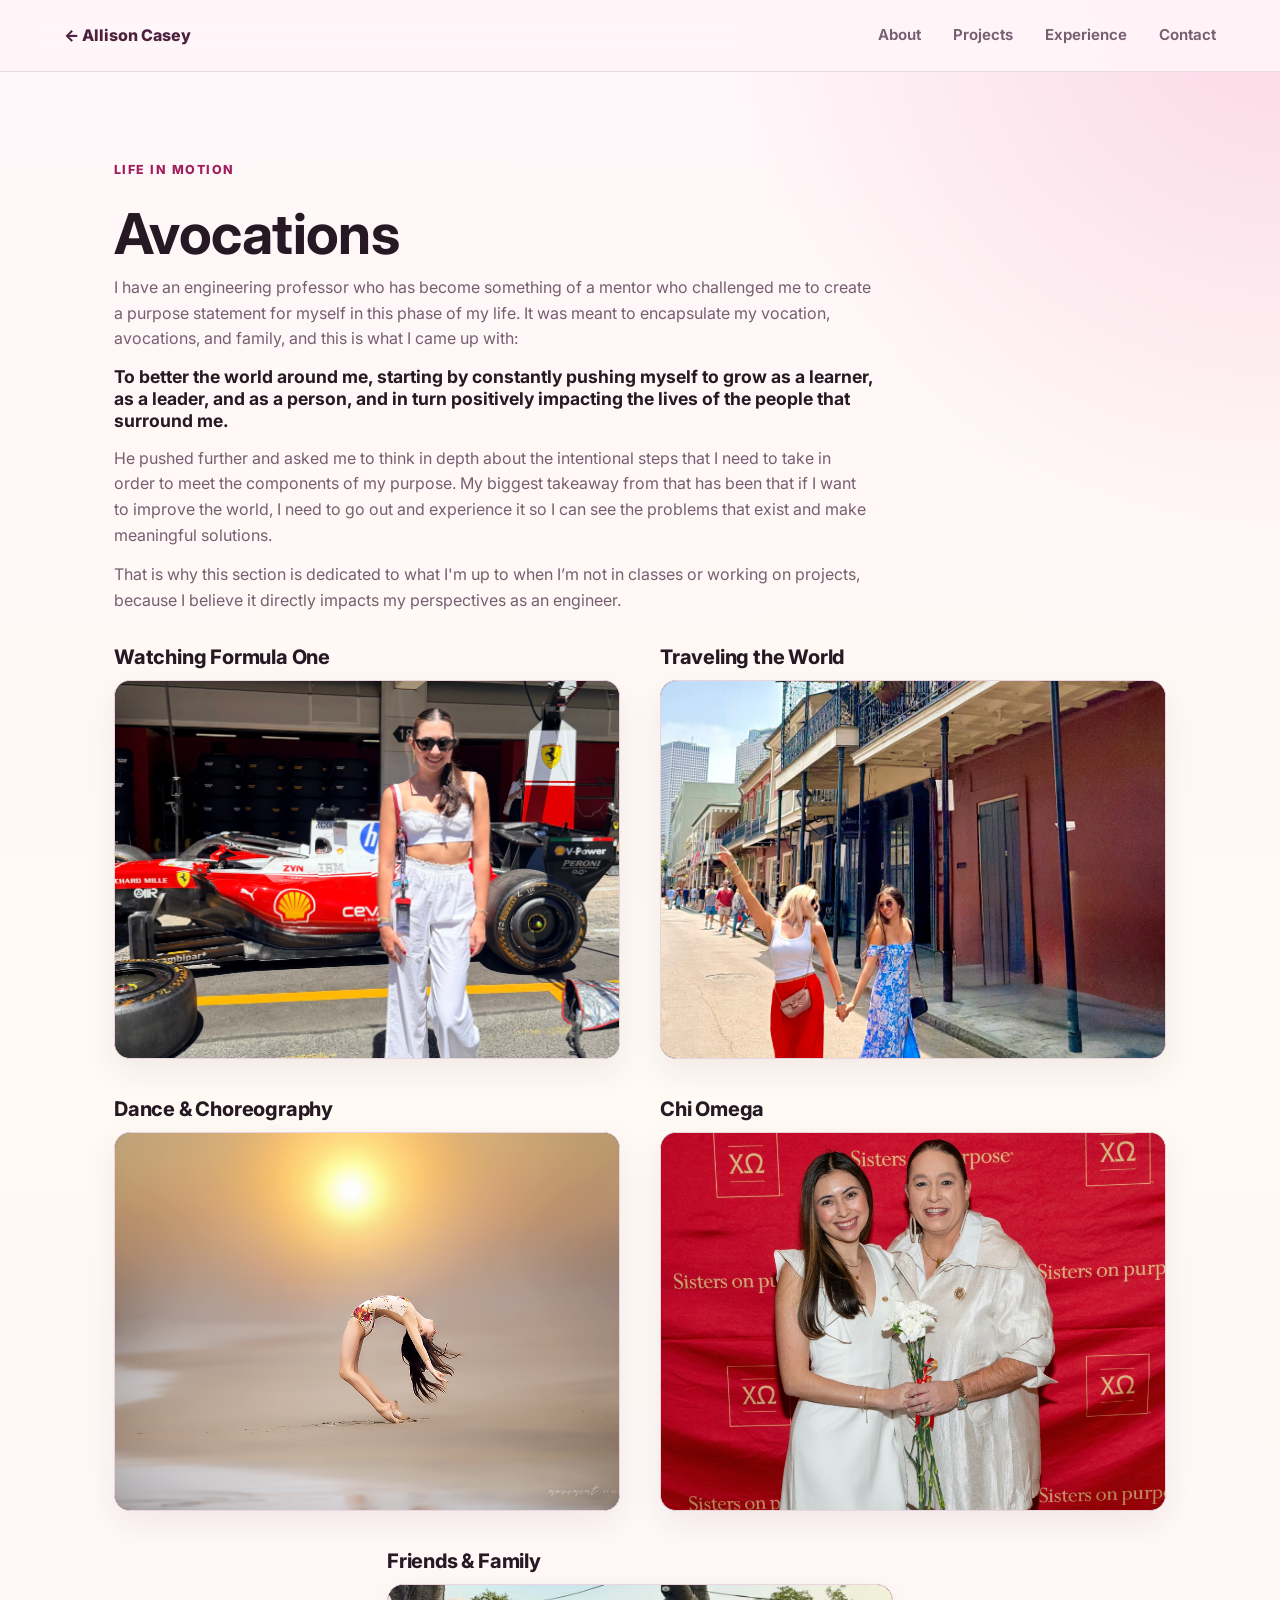
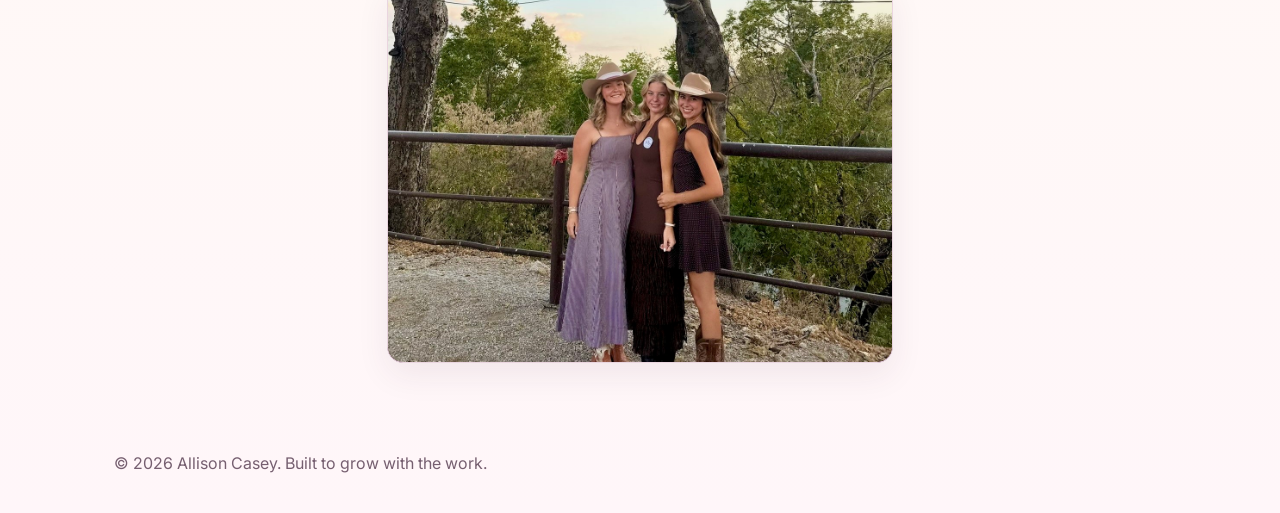
<file: off-duty.html>
<!doctype html>
<html lang="en">
  <head>
    <meta charset="utf-8">
    <meta name="viewport" content="width=device-width, initial-scale=1">
    <title>Life in Motion | Allison Casey</title>
    <link rel="icon" type="image/svg+xml" href="assets/favicon.svg">
    <link rel="preconnect" href="https://fonts.googleapis.com">
    <link rel="preconnect" href="https://fonts.gstatic.com" crossorigin>
    <link
      href="https://fonts.googleapis.com/css2?family=Inter:wght@400;500;600;700;800&display=swap"
      rel="stylesheet"
    >
    <link rel="stylesheet" href="styles.css?v=4">
  </head>
  <body>
    <header class="site-header">
      <a class="brand" href="index.html" aria-label="Back to Allison Casey Portfolio">
        <span>&larr; Allison Casey</span>
      </a>
      <nav class="nav-links" aria-label="Primary navigation">
        <a href="index.html#about">About</a>
        <a href="index.html#projects">Projects</a>
        <a href="index.html#experience">Experience</a>
        <a href="index.html#contact">Contact</a>
      </nav>
    </header>

    <main class="section">
      <div class="section-heading">
        <p class="eyebrow">Life in Motion</p>
        <h1>Avocations</h1>
        <p>
          I have an engineering professor who has become something of a mentor who challenged me to create a purpose statement for myself in this phase of my life. It was meant to encapsulate my vocation, avocations, and family, and this is what I came up with:
        </p>
        <h3>
          To better the world around me, starting by constantly pushing myself to grow as a learner, as a leader, and as a person, and in turn positively impacting the lives of the people that surround me. 
        </h3>
        <p>
He pushed further and asked me to think in depth about the intentional steps that I need to take in order to meet the components of my purpose. My biggest takeaway from that has been that if I want to improve the world, I need to go out and experience it so I can see the problems that exist and make meaningful solutions. 
        </p>
        <p>
          That is why this section is dedicated to what I'm up to when I’m not in classes or working on projects, because I believe it directly impacts my perspectives as an engineer.
        </p>
      </div>

      <!-- 2x2 Understated Tile Grid -->
      <div class="leisure-grid">
        
       <!-- TILE 2: Formula One -->
        <article class="leisure-tile">
          <h2 class="tile-header">Watching Formula One</h2>
          <div class="tile-frame">
            <img src="assets/f1.JPG" alt="Formula One race weekend on the track">
            <div class="tile-overlay">
              <p>
                What other sport demands as much from its engineers as its athletes? Watching the races is thrilling, but the real draw for me is the engineering behind the car. Traveling to two races and speaking with engineers in the garage sparked a deep curiosity for what happens on the backend, from aerodynamic design to real-time data analysis.
              </p>
            </div>
          </div>
        </article>
        
        <!-- TILE 1: Travel -->
        <article class="leisure-tile">
          <h2 class="tile-header">Traveling the World</h2>
          <div class="tile-frame">
            <img src="assets/travel.jpeg" alt="Traveling in New Orleans">
            <div class="tile-overlay">
              <p>
                I love immersing myself in different cultures—so far, I’ve visited five continents and fifteen countries. If you want to win me over, take me somewhere tropical. Right now, French Polynesia and The Netherlands are tied for my favorites.
              </p>
            </div>
          </div>
        </article>
        
        <!-- TILE 4: Dancing -->
        <article class="leisure-tile">
          <h2 class="tile-header">Dance &amp; Choreography</h2>
          <div class="tile-frame">
            <img src="assets/dance.jpg" alt="Dance choreography and performance">
            <div class="tile-overlay">
              <p>
                Growing up as a competitive dancer training 20+ hours a week alongside school taught me discipline, time management, and how to handle rejection. While my twenty-year-old body has officially retired from competing, I spend my "5-9 after my 9-5" time during the summer choreographing routines for my high school dance team to perform at football and basketball games. This has been a good way of getting my fix without breaking my back.
              </p>
            </div>
          </div>
        </article>
        
        <!-- TILE 5: Chi Omega -->
        <article class="leisure-tile">
          <h2 class="tile-header">Chi Omega</h2>
          <div class="tile-frame">
            <img src="assets/chiomega.jpg" alt="Chi Omega chapter leadership and sisterhood">
            <div class="tile-overlay">
              <p>
                One of the best parts of my college experience has been joining Chi Omega. The women I am surrounded with in this chapter pour into one another immensely, and always push me to be a better leader, learner, and friend. I have grown tremendously in my communication skills and leadership through the positions I’ve held in the chapter as a Regional Model Initiate and as the Hospitality Chair.
              </p>
            </div>
          </div>
        </article>

        <!-- TILE 3: Friends & Family -->
        <article class="leisure-tile">
          <h2 class="tile-header">Friends &amp; Family</h2>
          <div class="tile-frame">
            <img src="assets/friends.JPG" alt="Hanging out with friends and family">
            <div class="tile-overlay">
              <p>
                Everyone needs a solid work-life balance, and I’m lucky to have the best people in my corner. Whether we’re having a movie and game night at home, trying a new restaurant, or having a weekend getaway, we’re always up to something fun. They also know that when my "Do Not Disturb" goes on, I mean it—that’s the balance part.
              </p>
            </div>
          </div>
        </article>
        
      </div>
    </main>

    <footer class="site-footer">
      <p>&copy; <span id="year"></span> Allison Casey. Built to grow with the work.</p>
    </footer>

    <script src="script.js"></script>
  </body>
</html>
</file>
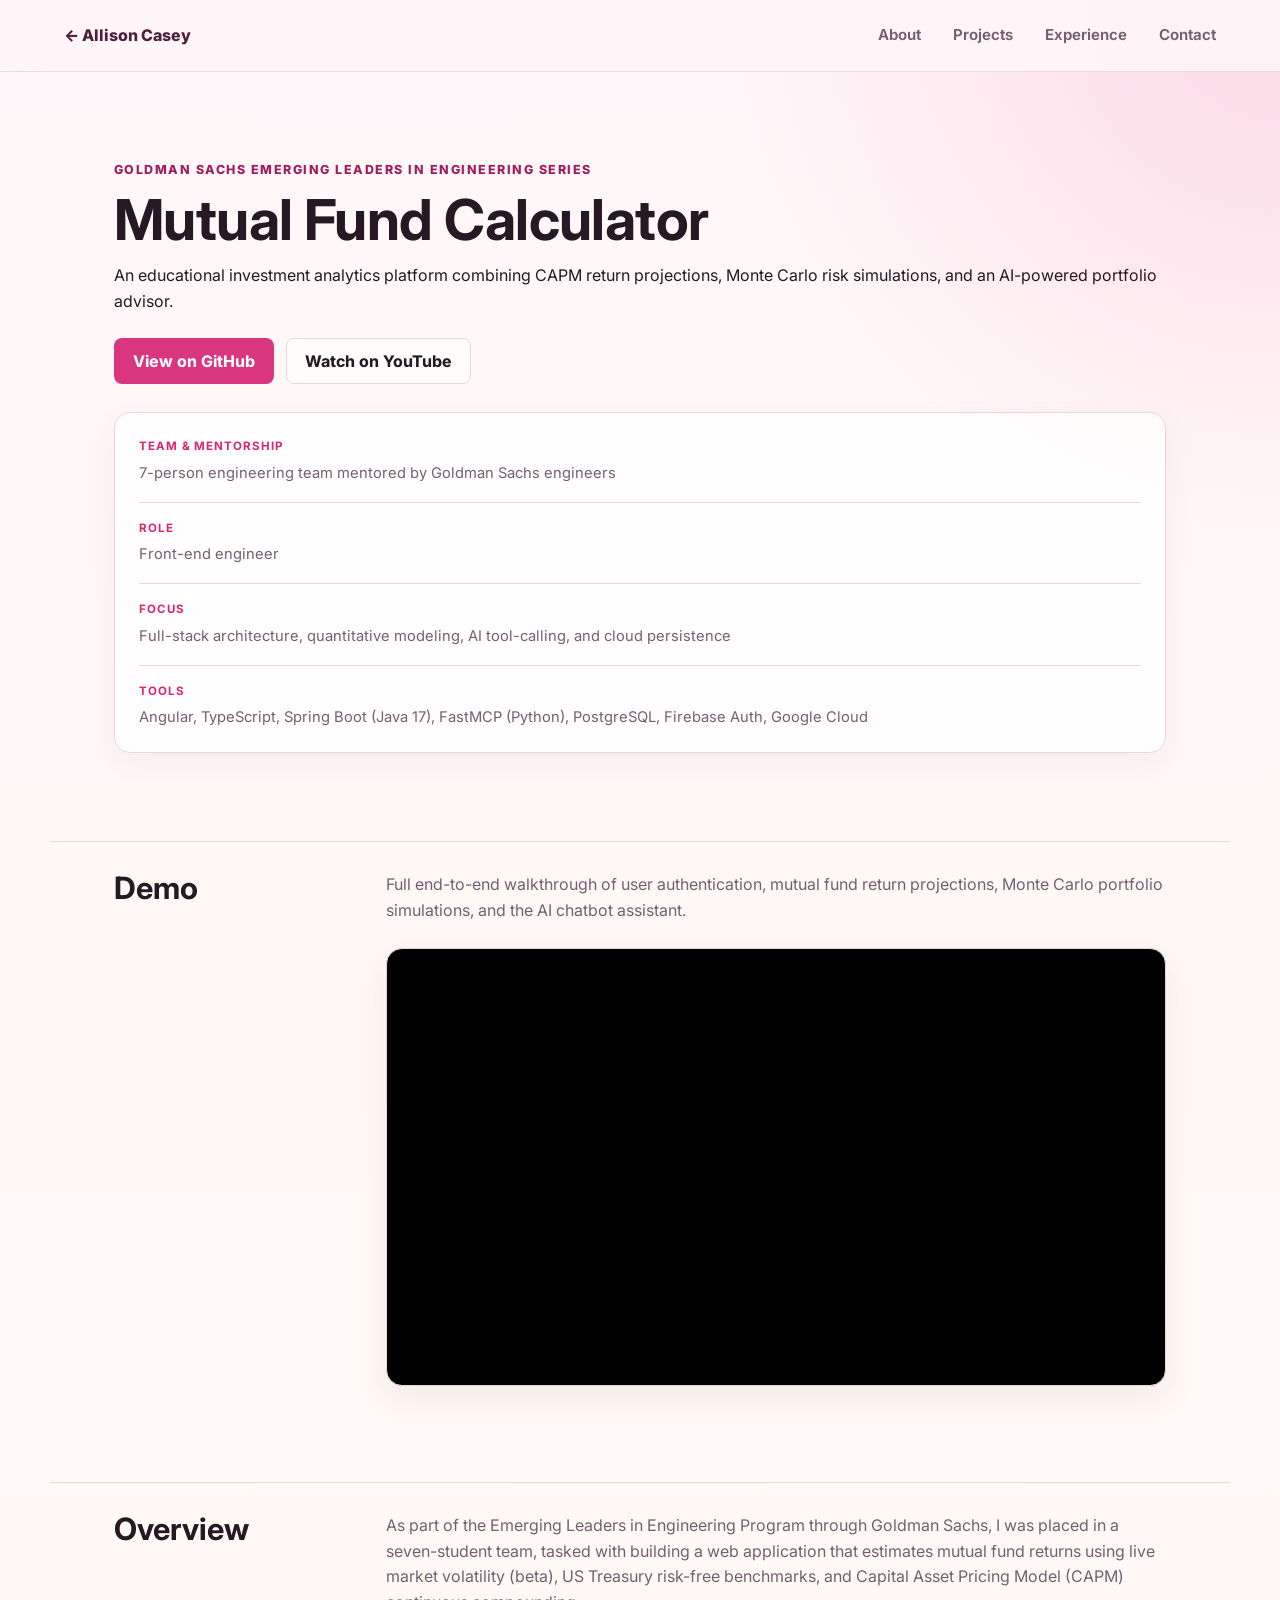
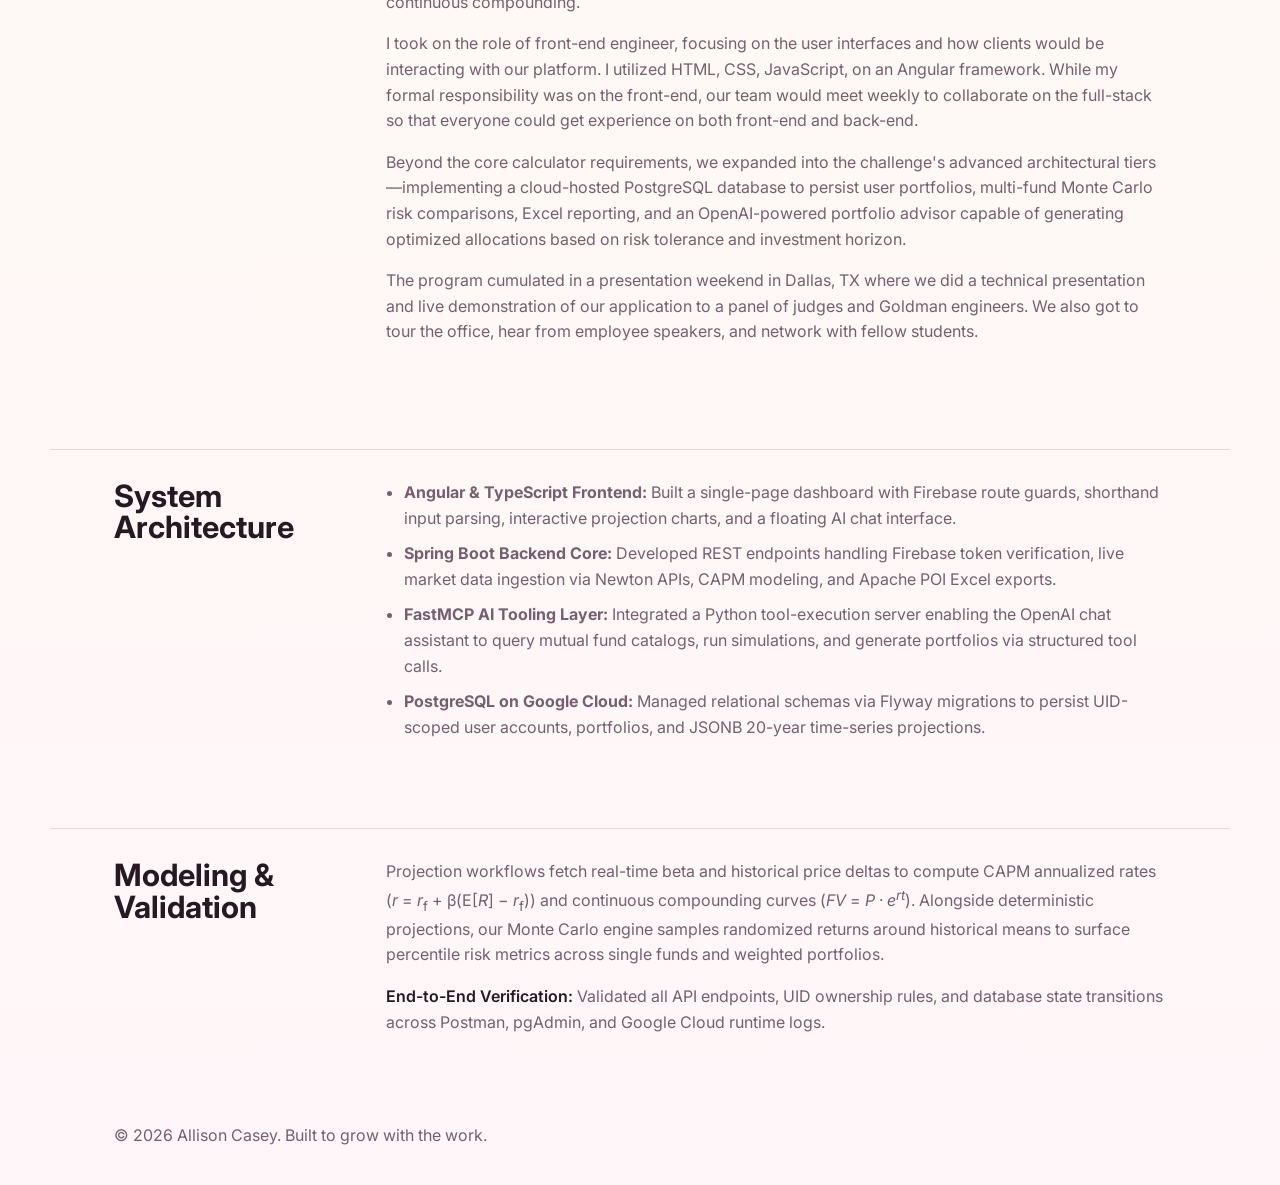
<file: projects/goldman-calculator.html>
<!doctype html>
<html lang="en">
  <head>
    <meta charset="utf-8">
    <meta name="viewport" content="width=device-width, initial-scale=1">
    <title>Goldman Sachs Mutual Fund Calculator | Allison Casey</title>
    <link rel="icon" type="image/svg+xml" href="../assets/favicon.svg">
    <link rel="preconnect" href="https://fonts.googleapis.com">
    <link rel="preconnect" href="https://fonts.gstatic.com" crossorigin>
    <link
      href="https://fonts.googleapis.com/css2?family=Inter:wght@400;500;600;700;800&display=swap"
      rel="stylesheet"
    >
    <link rel="stylesheet" href="../styles.css?v=5">
    <style>
      .video-wrapper {
        position: relative;
        width: 100%;
        aspect-ratio: 16 / 9;
        border-radius: 16px;
        overflow: hidden;
        border: 1px solid var(--line);
        box-shadow: 0 12px 32px rgba(77, 33, 61, 0.08);
        margin: 24px 0 8px;
        background: #000;
      }
      .video-wrapper iframe {
        position: absolute;
        inset: 0;
        width: 100%;
        height: 100%;
        border: 0;
      }
      .hero-btn-group {
        display: flex;
        flex-wrap: wrap;
        gap: 12px;
        margin-top: 24px;
        margin-bottom: 28px;
      }
      /* Differentiated right-hand metadata card */
      .detail-card {
        display: flex;
        flex-direction: column;
        gap: 18px;
        padding: 24px;
        border-radius: 16px;
        background: rgba(255, 255, 255, 0.78);
        border: 1px solid var(--line);
        box-shadow: 0 12px 32px rgba(77, 33, 61, 0.06);
      }
      .detail-card > div + div {
        padding-top: 16px;
        border-top: 1px solid var(--line);
      }
      .detail-label {
        display: block;
        font-size: 0.72rem;
        font-weight: 700;
        letter-spacing: 0.08em;
        text-transform: uppercase;
        color: var(--accent, #d92672);
        margin-bottom: 6px;
      }
      .detail-card p {
        margin: 0;
        font-size: 0.92rem;
        line-height: 1.5;
        color: var(--muted);
      }
      /* Harmonized callout text color */
      .callout-box {
        color: var(--muted);
      }
      .callout-box strong {
        color: var(--ink);
        font-weight: 600;
      }
    </style>
  </head>
  <body>
    <header class="site-header">
      <a class="brand" href="../index.html#projects" aria-label="Back to Allison Casey Projects">
        <span>&larr; Allison Casey</span>
      </a>
      <nav class="nav-links" aria-label="Primary navigation">
        <a href="../index.html#about">About</a>
        <a href="../index.html#projects">Projects</a>
        <a href="../index.html#experience">Experience</a>
        <a href="../index.html#contact">Contact</a>
      </nav>
    </header>

    <main>
      <!-- Top Hero -->
      <section class="section detail-hero">
        <div class="detail-intro">
          <p class="eyebrow">Goldman Sachs Emerging Leaders in Engineering Series</p>
          <h1>Mutual Fund Calculator</h1>
          <p class="lead">
            An educational investment analytics platform combining CAPM return projections, Monte Carlo risk simulations, and an AI-powered portfolio advisor.
          </p>
          <div class="hero-btn-group">
            <a class="button primary" href="https://github.com/ifidone/GS-ELS-Group3" target="_blank" rel="noopener noreferrer">View on GitHub</a>
            <a class="button secondary" href="https://www.youtube.com/watch?v=YFyNY46obnU" target="_blank" rel="noopener noreferrer">Watch on YouTube</a>
          </div>
        </div>

        <aside class="detail-card" aria-label="Project summary">
          <div>
            <span class="detail-label">Team &amp; Mentorship</span>
            <p>7-person engineering team mentored by Goldman Sachs engineers</p>
          </div>
          <div>
            <span class="detail-label">Role</span>
            <p>Front-end engineer</p>
          </div>
          <div>
            <span class="detail-label">Focus</span>
            <p>Full-stack architecture, quantitative modeling, AI tool-calling, and cloud persistence</p>
          </div>
          <div>
            <span class="detail-label">Tools</span>
            <p>Angular, TypeScript, Spring Boot (Java 17), FastMCP (Python), PostgreSQL, Firebase Auth, Google Cloud</p>
          </div>
        </aside>
      </section>

      <!-- Demo Video Section -->
      <section class="section story-section">
        <h2>Demo</h2>
        <div>
          <p>
            Full end-to-end walkthrough of user authentication, mutual fund return projections, Monte Carlo portfolio simulations, and the AI chatbot assistant.
          </p>
          <div class="video-wrapper">
            <iframe
              src="https://www.youtube.com/embed/YFyNY46obnU"
              title="Goldman Sachs Mutual Fund Calculator Demo"
              allow="accelerometer; autoplay; clipboard-write; encrypted-media; gyroscope; picture-in-picture"
              allowfullscreen
            ></iframe>
          </div>
        </div>
      </section>

     <!-- Overview Section -->
      <section class="section story-section">
        <h2>Overview</h2>
        <div>
          <p>
            As part of the Emerging Leaders in Engineering Program through Goldman Sachs, I was placed in a seven-student team, tasked with building a web application that estimates mutual fund returns using live market volatility (beta), US Treasury risk-free benchmarks, and Capital Asset Pricing Model (CAPM) continuous compounding.
          </p>
          <p>
            I took on the role of front-end engineer, focusing on the user interfaces and how clients would be interacting with our platform. I utilized HTML, CSS, JavaScript, on an Angular framework. While my formal responsibility was on the front-end, our team would meet weekly to collaborate on the full-stack so that everyone could get experience on both front-end and back-end.
          </p>
          <p>
            Beyond the core calculator requirements, we expanded into the challenge's advanced architectural tiers—implementing a cloud-hosted PostgreSQL database to persist user portfolios, multi-fund Monte Carlo risk comparisons, Excel reporting, and an OpenAI-powered portfolio advisor capable of generating optimized allocations based on risk tolerance and investment horizon.
          </p>
          <p>
            The program cumulated in a presentation weekend in Dallas, TX where we did a technical presentation and live demonstration of our application to a panel of judges and Goldman engineers. We also got to tour the office, hear from employee speakers, and network with fellow students.
          </p>
        </div>
      </section>

      <!-- System Architecture Section -->
      <section class="section story-section">
        <h2>System Architecture</h2>
        <ul class="impact-list">
          <li>
            <strong>Angular &amp; TypeScript Frontend:</strong> Built a single-page dashboard with Firebase route guards, shorthand input parsing, interactive projection charts, and a floating AI chat interface.
          </li>
          <li>
            <strong>Spring Boot Backend Core:</strong> Developed REST endpoints handling Firebase token verification, live market data ingestion via Newton APIs, CAPM modeling, and Apache POI Excel exports.
          </li>
          <li>
            <strong>FastMCP AI Tooling Layer:</strong> Integrated a Python tool-execution server enabling the OpenAI chat assistant to query mutual fund catalogs, run simulations, and generate portfolios via structured tool calls.
          </li>
          <li>
            <strong>PostgreSQL on Google Cloud:</strong> Managed relational schemas via Flyway migrations to persist UID-scoped user accounts, portfolios, and JSONB 20-year time-series projections.
          </li>
        </ul>
      </section>

      <!-- Quantitative Modeling & Validation Section -->
      <section class="section story-section">
        <h2>Modeling &amp; Validation</h2>
        <div>
          <p>
            Projection workflows fetch real-time beta and historical price deltas to compute CAPM annualized rates (<em>r</em> = <em>r</em><sub>f</sub> + &beta;(E[<em>R</em>] &minus; <em>r</em><sub>f</sub>)) and continuous compounding curves (<em>FV</em> = <em>P</em> &middot; <em>e</em><sup><em>rt</em></sup>). Alongside deterministic projections, our Monte Carlo engine samples randomized returns around historical means to surface percentile risk metrics across single funds and weighted portfolios.
          </p>
          <div class="callout-box">
            <strong>End-to-End Verification:</strong> Validated all API endpoints, UID ownership rules, and database state transitions across Postman, pgAdmin, and Google Cloud runtime logs.
          </div>
        </div>
      </section>
    </main>

    <footer class="site-footer">
      <p>&copy; <span id="year"></span> Allison Casey. Built to grow with the work.</p>
    </footer>

    <script src="../script.js"></script>
  </body>
</html>
</file>
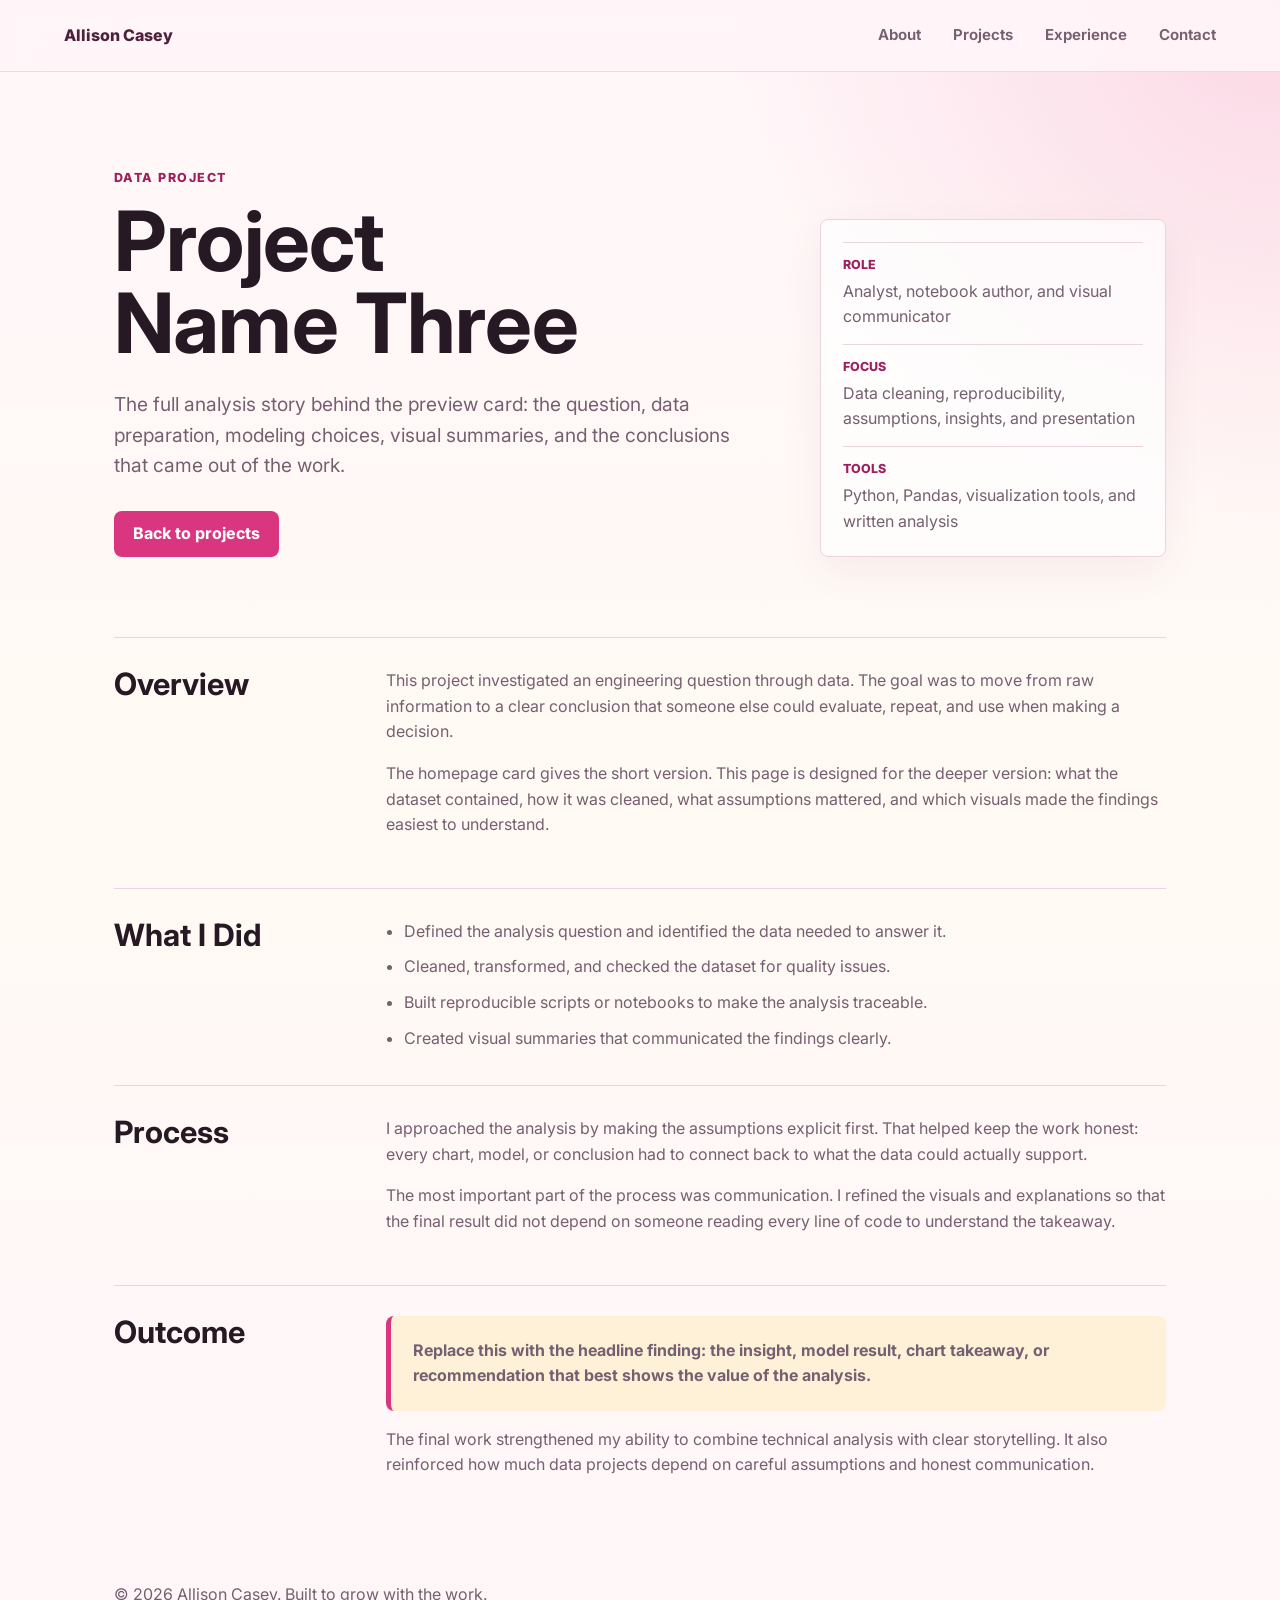
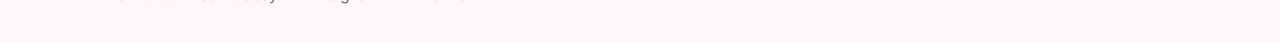
<file: projects/project-three.html>
<!doctype html>
<html lang="en">
  <head>
    <meta charset="utf-8">
    <meta name="viewport" content="width=device-width, initial-scale=1">
    <meta
      name="description"
      content="A deeper project story for Allison Casey's data project, including analysis goals, methods, insights, and communication."
    >
    <title>Project Name Three | Allison Casey</title>
    <link rel="preconnect" href="https://fonts.googleapis.com">
    <link rel="preconnect" href="https://fonts.gstatic.com" crossorigin>
    <link
      href="https://fonts.googleapis.com/css2?family=Inter:wght@400;500;600;700;800&display=swap"
      rel="stylesheet"
    >
    <link rel="stylesheet" href="../styles.css">
  </head>
  <body>
    <header class="site-header">
      <a class="brand" href="../index.html#top" aria-label="Allison Casey home">
        <span>Allison Casey</span>
      </a>
      <nav class="nav-links" aria-label="Primary navigation">
        <a href="../index.html#about">About</a>
        <a href="../index.html#projects">Projects</a>
        <a href="../index.html#experience">Experience</a>
        <a href="../index.html#contact">Contact</a>
      </nav>
    </header>

    <main>
      <section class="project-detail-hero" aria-labelledby="project-title">
        <div>
          <p class="eyebrow">Data project</p>
          <h1 id="project-title">Project Name Three</h1>
          <p class="hero-text">
            The full analysis story behind the preview card: the question, data preparation,
            modeling choices, visual summaries, and the conclusions that came out of the work.
          </p>
          <div class="hero-actions">
            <a class="button primary" href="../index.html#projects">Back to projects</a>
          </div>
        </div>
        <aside class="project-summary" aria-label="Project summary">
          <dl>
            <div>
              <dt>Role</dt>
              <dd>Analyst, notebook author, and visual communicator</dd>
            </div>
            <div>
              <dt>Focus</dt>
              <dd>Data cleaning, reproducibility, assumptions, insights, and presentation</dd>
            </div>
            <div>
              <dt>Tools</dt>
              <dd>Python, Pandas, visualization tools, and written analysis</dd>
            </div>
          </dl>
        </aside>
      </section>

      <article class="project-story">
        <section class="story-section">
          <h2>Overview</h2>
          <div>
            <p>
              This project investigated an engineering question through data. The goal was to move
              from raw information to a clear conclusion that someone else could evaluate, repeat,
              and use when making a decision.
            </p>
            <p>
              The homepage card gives the short version. This page is designed for the deeper
              version: what the dataset contained, how it was cleaned, what assumptions mattered,
              and which visuals made the findings easiest to understand.
            </p>
          </div>
        </section>

        <section class="story-section">
          <h2>What I Did</h2>
          <div>
            <ul>
              <li>Defined the analysis question and identified the data needed to answer it.</li>
              <li>Cleaned, transformed, and checked the dataset for quality issues.</li>
              <li>Built reproducible scripts or notebooks to make the analysis traceable.</li>
              <li>Created visual summaries that communicated the findings clearly.</li>
            </ul>
          </div>
        </section>

        <section class="story-section">
          <h2>Process</h2>
          <div>
            <p>
              I approached the analysis by making the assumptions explicit first. That helped keep
              the work honest: every chart, model, or conclusion had to connect back to what the
              data could actually support.
            </p>
            <p>
              The most important part of the process was communication. I refined the visuals and
              explanations so that the final result did not depend on someone reading every line of
              code to understand the takeaway.
            </p>
          </div>
        </section>

        <section class="story-section">
          <h2>Outcome</h2>
          <div>
            <p class="story-callout">
              Replace this with the headline finding: the insight, model result, chart takeaway, or
              recommendation that best shows the value of the analysis.
            </p>
            <p>
              The final work strengthened my ability to combine technical analysis with clear
              storytelling. It also reinforced how much data projects depend on careful assumptions
              and honest communication.
            </p>
          </div>
        </section>
      </article>
    </main>

    <footer class="site-footer">
      <p>&copy; <span id="year"></span> Allison Casey. Built to grow with the work.</p>
    </footer>

    <script src="../script.js"></script>
  </body>
</html>
</file>
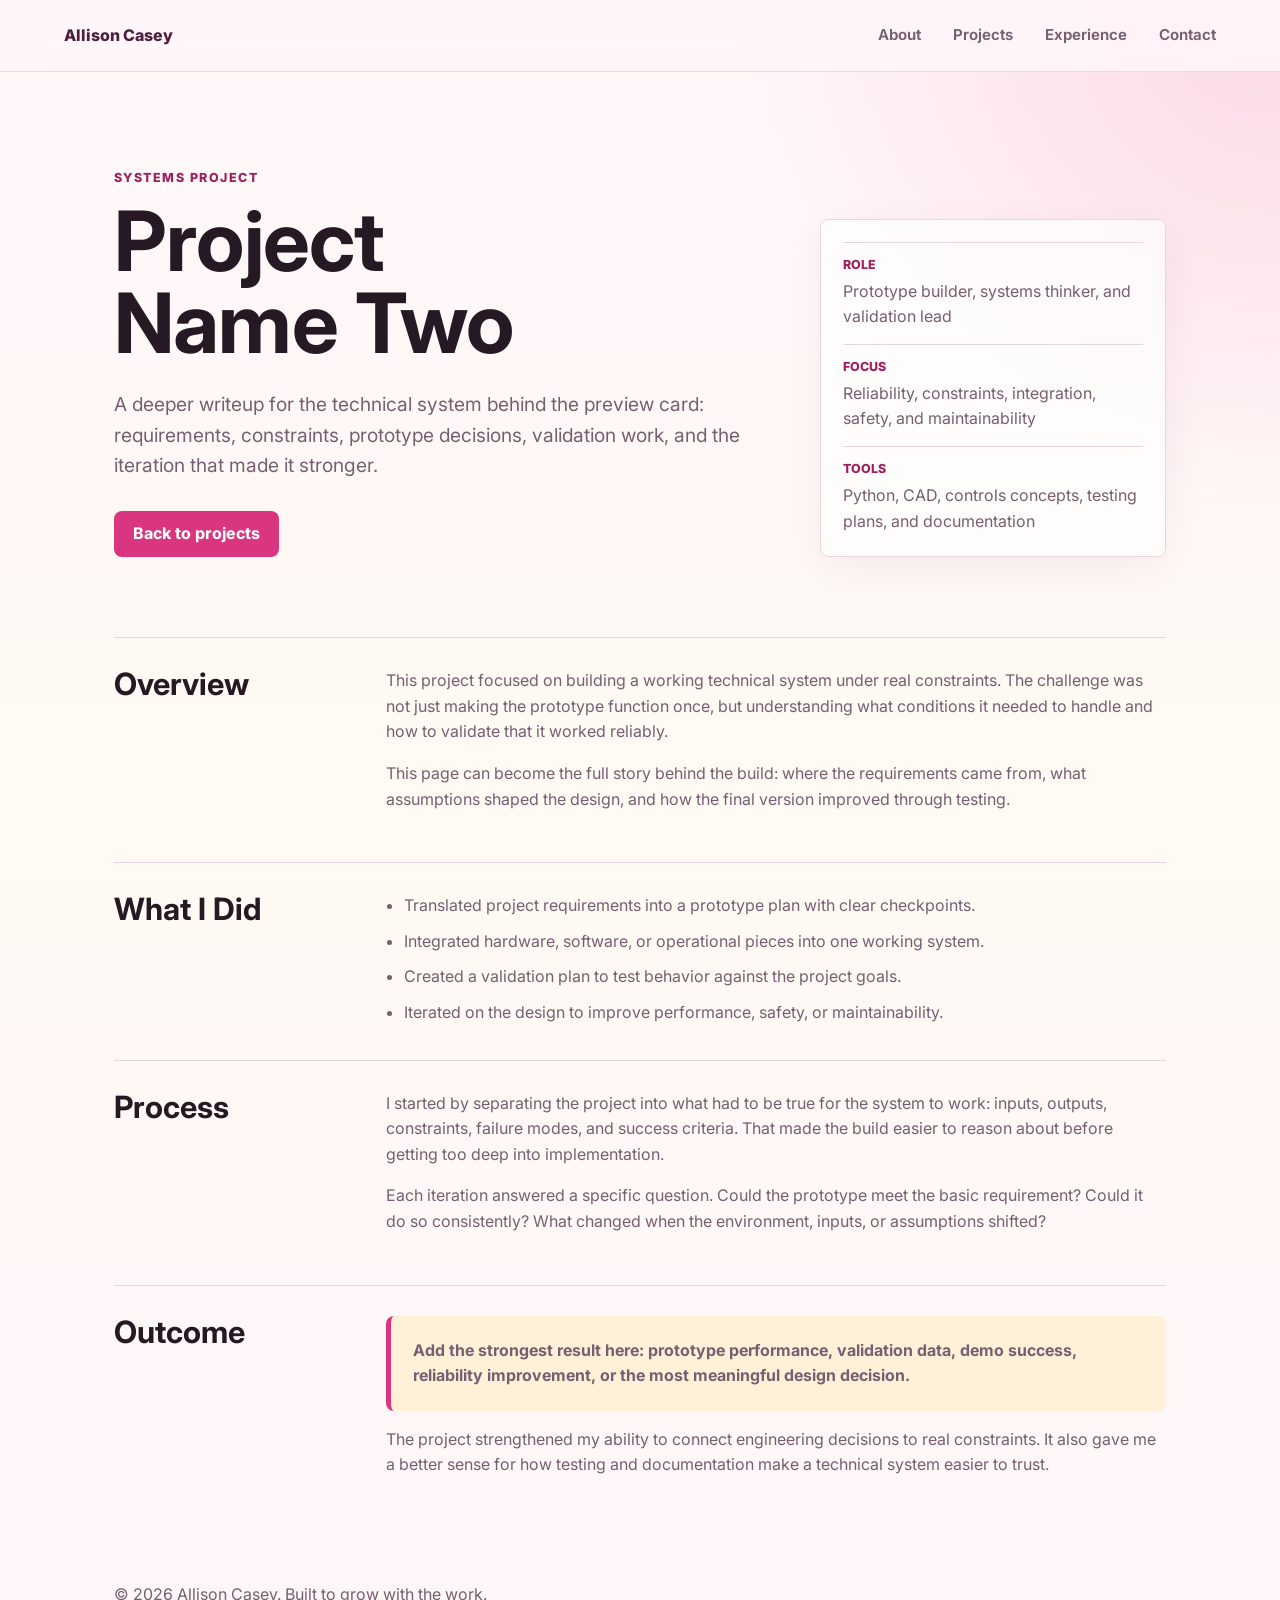
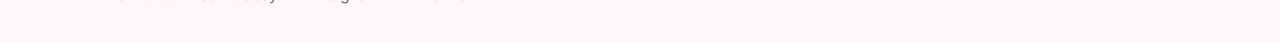
<file: projects/project-two.html>
<!doctype html>
<html lang="en">
  <head>
    <meta charset="utf-8">
    <meta name="viewport" content="width=device-width, initial-scale=1">
    <meta
      name="description"
      content="A deeper project story for Allison Casey's systems project, including constraints, prototype work, validation, and iteration."
    >
    <title>Project Name Two | Allison Casey</title>
    <link rel="preconnect" href="https://fonts.googleapis.com">
    <link rel="preconnect" href="https://fonts.gstatic.com" crossorigin>
    <link
      href="https://fonts.googleapis.com/css2?family=Inter:wght@400;500;600;700;800&display=swap"
      rel="stylesheet"
    >
    <link rel="stylesheet" href="../styles.css">
  </head>
  <body>
    <header class="site-header">
      <a class="brand" href="../index.html#top" aria-label="Allison Casey home">
        <span>Allison Casey</span>
      </a>
      <nav class="nav-links" aria-label="Primary navigation">
        <a href="../index.html#about">About</a>
        <a href="../index.html#projects">Projects</a>
        <a href="../index.html#experience">Experience</a>
        <a href="../index.html#contact">Contact</a>
      </nav>
    </header>

    <main>
      <section class="project-detail-hero" aria-labelledby="project-title">
        <div>
          <p class="eyebrow">Systems project</p>
          <h1 id="project-title">Project Name Two</h1>
          <p class="hero-text">
            A deeper writeup for the technical system behind the preview card: requirements,
            constraints, prototype decisions, validation work, and the iteration that made it
            stronger.
          </p>
          <div class="hero-actions">
            <a class="button primary" href="../index.html#projects">Back to projects</a>
          </div>
        </div>
        <aside class="project-summary" aria-label="Project summary">
          <dl>
            <div>
              <dt>Role</dt>
              <dd>Prototype builder, systems thinker, and validation lead</dd>
            </div>
            <div>
              <dt>Focus</dt>
              <dd>Reliability, constraints, integration, safety, and maintainability</dd>
            </div>
            <div>
              <dt>Tools</dt>
              <dd>Python, CAD, controls concepts, testing plans, and documentation</dd>
            </div>
          </dl>
        </aside>
      </section>

      <article class="project-story">
        <section class="story-section">
          <h2>Overview</h2>
          <div>
            <p>
              This project focused on building a working technical system under real constraints.
              The challenge was not just making the prototype function once, but understanding what
              conditions it needed to handle and how to validate that it worked reliably.
            </p>
            <p>
              This page can become the full story behind the build: where the requirements came
              from, what assumptions shaped the design, and how the final version improved through
              testing.
            </p>
          </div>
        </section>

        <section class="story-section">
          <h2>What I Did</h2>
          <div>
            <ul>
              <li>Translated project requirements into a prototype plan with clear checkpoints.</li>
              <li>Integrated hardware, software, or operational pieces into one working system.</li>
              <li>Created a validation plan to test behavior against the project goals.</li>
              <li>Iterated on the design to improve performance, safety, or maintainability.</li>
            </ul>
          </div>
        </section>

        <section class="story-section">
          <h2>Process</h2>
          <div>
            <p>
              I started by separating the project into what had to be true for the system to work:
              inputs, outputs, constraints, failure modes, and success criteria. That made the build
              easier to reason about before getting too deep into implementation.
            </p>
            <p>
              Each iteration answered a specific question. Could the prototype meet the basic
              requirement? Could it do so consistently? What changed when the environment, inputs,
              or assumptions shifted?
            </p>
          </div>
        </section>

        <section class="story-section">
          <h2>Outcome</h2>
          <div>
            <p class="story-callout">
              Add the strongest result here: prototype performance, validation data, demo success,
              reliability improvement, or the most meaningful design decision.
            </p>
            <p>
              The project strengthened my ability to connect engineering decisions to real
              constraints. It also gave me a better sense for how testing and documentation make a
              technical system easier to trust.
            </p>
          </div>
        </section>
      </article>
    </main>

    <footer class="site-footer">
      <p>&copy; <span id="year"></span> Allison Casey. Built to grow with the work.</p>
    </footer>

    <script src="../script.js"></script>
  </body>
</html>
</file>
<file: styles.css>
:root {
  color-scheme: light;
  --ink: #261923;
  --muted: #765f70;
  --line: #ead5df;
  --paper: #fff6f9;
  --surface: #ffffff;
  --pink: #d9367f;
  --pink-dark: #9f1f5c;
  --rose: #f7bfd5;
  --plum: #4d213d;
  --apricot: #e89f6f;
  --shadow: 0 24px 70px rgba(77, 33, 61, 0.13);
}

* {
  box-sizing: border-box;
}

html {
  scroll-behavior: smooth;
}

body {
  margin: 0;
  background:
    radial-gradient(circle at top right, rgba(247, 191, 213, 0.55), transparent 34rem),
    linear-gradient(180deg, #fff6f9 0%, #fffaf4 48%, #fff6f9 100%);
  color: var(--ink);
  font-family: Inter, system-ui, -apple-system, BlinkMacSystemFont, "Segoe UI", sans-serif;
  line-height: 1.6;
}

a {
  color: inherit;
  text-decoration: none;
}

img {
  display: block;
  max-width: 100%;
}

.site-header {
  position: sticky;
  top: 0;
  z-index: 10;
  display: flex;
  align-items: center;
  justify-content: space-between;
  gap: 24px;
  min-height: 72px;
  padding: 14px clamp(18px, 5vw, 72px);
  border-bottom: 1px solid rgba(234, 213, 223, 0.82);
  background: rgba(255, 246, 249, 0.9);
  backdrop-filter: blur(18px);
}

.brand,
.nav-links,
.hero-actions,
.project-controls,
.contact-actions,
.about-notes {
  display: flex;
  align-items: center;
}

.brand {
  color: var(--plum);
  font-size: 1rem;
  font-weight: 800;
  letter-spacing: 0;
}

.nav-links {
  gap: clamp(14px, 3vw, 32px);
  color: var(--muted);
  font-size: 0.94rem;
  font-weight: 650;
}

.nav-links a:hover {
  color: var(--ink);
}

.hero-section {
  display: grid;
  grid-template-columns: minmax(0, 1.15fr) minmax(0, 0.85fr); /* Prevents the photo from forcing a rigid min-width */
  gap: clamp(24px, 4vw, 64px);
  align-items: center;
  min-height: calc(100vh - 72px);
  padding: clamp(36px, 6vw, 80px) clamp(18px, 5vw, 72px) 48px;
  overflow: hidden; /* Safety net against visual overlap */
}

.hero-copy {
  min-width: 0; /* Lets text recalculate boundaries smoothly */
}
.section,
.about-band,
.contact-section,
.site-footer,
.project-detail-hero,
.project-story {
  max-width: 1180px;
}

.eyebrow {
  margin: 0 0 12px;
  color: var(--pink-dark);
  font-size: 0.78rem;
  font-weight: 800;
  letter-spacing: 0.12em;
  text-transform: uppercase;
}

h1,
h2,
h3,
p {
  overflow-wrap: anywhere;
}

h1 {
  max-width: none !important;
  margin: 0;
  font-size: clamp(1.85rem, 4.4vw, 4.75rem); /* Allows smooth downscaling before hitting photo boundary */
  line-height: 0.98;
  letter-spacing: -0.01em;
  text-wrap: balance;
  overflow-wrap: normal !important;
  word-break: keep-all !important;
  hyphens: none !important;
}

h2 {
  margin: 0;
  font-size: clamp(2rem, 4vw, 3.75rem);
  line-height: 1.02;
  letter-spacing: 0;
}

h3 {
  margin: 0;
  font-size: 1.1rem;
  line-height: 1.25;
}

.hero-text {
  max-width: 690px;
  margin: 26px 0 0;
  color: var(--muted);
  font-size: clamp(1rem, 2vw, 1.2rem);
}

.hero-actions,
.contact-actions {
  flex-wrap: wrap;
  gap: 12px;
  margin-top: 30px;
}

.button {
  display: inline-flex;
  align-items: center;
  justify-content: center;
  min-height: 46px;
  padding: 0 18px;
  border: 1px solid transparent;
  border-radius: 8px;
  font-weight: 750;
  transition: transform 160ms ease, border-color 160ms ease, background 160ms ease;
}

.button:hover {
  transform: translateY(-2px);
}

.button.primary {
  background: var(--pink);
  color: var(--surface);
}

.button.primary:hover {
  background: var(--pink-dark);
}

.button.secondary {
  border-color: var(--line);
  background: rgba(255, 255, 255, 0.68);
}

.hero-stats {
  display: grid;
  gap: 14px;
  margin: 38px 0 0;
  padding: 0;
}

.hero-stats div {
  display: grid;
  grid-template-columns: 92px minmax(0, 1fr);
  gap: 16px;
  align-items: start;
  padding-top: 14px;
  border-top: 1px solid var(--line);
}

.hero-stats dt {
  color: var(--ink);
  font-size: 0.82rem;
  font-weight: 800;
  text-transform: uppercase;
}

.hero-stats dd {
  margin: 0;
  color: var(--muted);
}

.hero-visual {
  margin: 0;
}

.hero-visual img {
  width: 100%;
  border: 1px solid rgba(234, 213, 223, 0.95);
  border-radius: 42px 42px 42px 42px;
  box-shadow: var(--shadow);
}

/* Outer full-width container */
.about-band {
  width: 100% !important;
  max-width: 100% !important;
  margin: 64px 0 !important;
  padding: clamp(48px, 6vw, 84px) clamp(18px, 5vw, 72px) !important;
  background: linear-gradient(135deg, #3d1029 0%, #68153e 100%) !important;
  color: #ffffff;
  box-sizing: border-box;
}

/* Inner centered 2-column grid */
.about-band-inner {
  display: grid !important;
  grid-template-columns: 320px minmax(0, 1fr) !important; /* Locks left column to 320px, right to remaining space */
  gap: clamp(2.5rem, 5vw, 4.5rem) !important;
  width: 100%;
  max-width: 1180px;
  margin: 0 auto !important;
  align-items: start;
  box-sizing: border-box;
}

/* Left sidebar styling */
.about-sidebar {
  display: flex;
  flex-direction: column;
  gap: 1.5rem;
  width: 100%;
  min-width: 0;
}

.about-kicker {
  font-size: clamp(2.5rem, 4.5vw, 3.8rem);
  font-weight: 800;
  letter-spacing: -0.02em;
  color: #ff9ec4;
  line-height: 1;
}

.about-spec-card {
  display: flex;
  flex-direction: column;
  gap: 1.25rem;
  background: rgba(255, 255, 255, 0.07);
  border: 1px solid rgba(255, 255, 255, 0.14);
  border-radius: 16px;
  padding: 1.5rem;
  backdrop-filter: blur(12px);
  box-sizing: border-box;
}

.spec-group {
  display: flex;
  flex-direction: column;
  gap: 0.25rem;
}

.spec-label {
  font-size: 0.98rem;
  letter-spacing: 0.08em;
  text-transform: uppercase;
  color: #ffb8d4;
  font-weight: 800;
}

.spec-value {
  font-size: 0.84rem;
  font-weight: 650;
  color: #ffffff;
  line-height: 1.35;
}
.spec-subvalue {
  font-size: 0.84rem;
  font-weight: 325;
  color: #ffffff;
  line-height: 1.35;
}

.spec-detail {
  font-size: 0.84rem;
  color: rgba(255, 255, 255, 0.8);
  line-height: 1.4;
}

/* Right column styling */
.about-main {
  display: flex;
  flex-direction: column;
  gap: 1.75rem;
  width: 100%;
  min-width: 0; /* Critical: allows flex child in grid to calculate boundary properly */
}

.about-copy h2 {
  font-size: clamp(1.8rem, 3.2vw, 2.6rem);
  line-height: 1.15;
  font-weight: 700;
  letter-spacing: -0.01em;
  color: #ffffff;
  margin: 0 0 1.2rem 0;
  overflow-wrap: normal !important;
  word-break: normal !important;
  hyphens: none !important;
}

.about-body {
  font-size: 1.05rem;
  line-height: 1.65;
  color: rgba(255, 255, 255, 0.9);
  max-width: 65ch;
  margin: 0;
}

/* Button */
.about-offduty-action {
  margin-top: 0.5rem;
}

.button.offduty-btn {
  display: inline-flex;
  align-items: center;
  background: rgba(255, 255, 255, 0.12);
  border: 1px solid rgba(255, 255, 255, 0.28);
  color: #ffffff;
  padding: 0.75rem 1.4rem;
  border-radius: 8px;
  font-weight: 700;
  font-size: 0.92rem;
  letter-spacing: 0.02em;
  backdrop-filter: blur(8px);
  transition: all 180ms ease;
  text-decoration: none;
}

.button.offduty-btn:hover {
  background: #ff9ec4;
  border-color: #ff9ec4;
  color: #3d1029;
  transform: translateY(-2px);
}

/* =========================================
   SOCIAL + LEISURE (LIFE IN MOTION) TILES
   ========================================= */

.leisure-grid {
  display: grid;
  grid-template-columns: repeat(2, minmax(0, 1fr));
  gap: clamp(24px, 4vw, 40px);
  margin-top: 32px;
}

.leisure-tile {
  display: flex;
  flex-direction: column;
  gap: 12px;
}

.tile-header {
  font-size: 1.25rem;
  font-weight: 750;
  color: var(--ink);
  margin: 0;
  letter-spacing: -0.01em;
}

.tile-frame {
  position: relative;
  width: 100%;
  aspect-ratio: 4 / 3; /* Keeps all 4 tiles uniform regardless of photo orientation */
  border-radius: 16px;
  overflow: hidden;
  border: 1px solid var(--line);
  background: var(--plum);
  box-shadow: 0 12px 32px rgba(77, 33, 61, 0.08);
}

.tile-frame img {
  width: 100%;
  height: 100%;
  object-fit: cover;
  transition: opacity 280ms ease;
}

/* Understated frosted/opaque caption overlay */
.tile-overlay {
  position: absolute;
  inset: 0;
  display: flex;
  align-items: center;
  justify-content: center;
  padding: clamp(20px, 3vw, 32px);
  background: rgba(61, 16, 41, 0.88); /* Deep plum matching your About band */
  color: #ffffff;
  opacity: 0;
  transition: opacity 260ms ease;
}

.tile-overlay p {
  margin: 0;
  font-size: clamp(0.88rem, 1.1vw, 0.98rem);
  line-height: 1.6;
  color: rgba(255, 255, 255, 0.94);
  overflow-wrap: normal;
  word-break: normal;
}

/* Trigger on hover or keyboard focus */
.tile-frame:hover .tile-overlay,
.tile-frame:focus-within .tile-overlay {
  opacity: 1;
}

.tile-frame:hover img {
  opacity: 0.35;
}

/* Stack into 1 column on mobile/tablet */
@media (max-width: 780px) {
  .leisure-grid {
    grid-template-columns: 1fr;
  }

  .tile-frame {
    aspect-ratio: auto;
    min-height: 300px;
  }
}

/* Centers the 5th (odd) tile cleanly on the bottom row */
.leisure-tile:last-child:nth-child(odd) {
  grid-column: 1 / -1;
  max-width: calc(50% - clamp(12px, 2vw, 20px));
  justify-self: center;
  width: 100%;
}

@media (max-width: 780px) {
  .leisure-tile:last-child:nth-child(odd) {
    max-width: 100%;
  }
}

/* Responsive adjustment */
@media (max-width: 860px) {
  .about-band-inner {
    grid-template-columns: 1fr !important;
    gap: 2.5rem !important;
  }
}

.section {
  margin: 0 auto;
  padding: 88px clamp(18px, 5vw, 72px);
}

.section-heading {
  display: grid;
  gap: 14px;
  max-width: 760px;
  margin-bottom: 34px;
}

.section-heading p:not(.eyebrow) {
  margin: 0;
  color: var(--muted);
}

.project-controls {
  flex-wrap: wrap;
  gap: 10px;
  margin-bottom: 22px;
}

.filter-button {
  min-height: 38px;
  padding: 0 14px;
  border: 1px solid var(--line);
  border-radius: 8px;
  background: var(--surface);
  color: var(--muted);
  cursor: pointer;
  font: inherit;
  font-size: 0.92rem;
  font-weight: 750;
}

.filter-button.active,
.filter-button:hover {
  border-color: var(--pink);
  background: #ffe5f0;
  color: var(--pink-dark);
}

.project-grid {
  display: grid;
  grid-template-columns: repeat(3, minmax(0, 1fr));
  gap: 18px;
}

.project-card {
  border: 1px solid var(--line);
  border-radius: 8px;
  background: var(--surface);
}

.project-card {
  display: grid;
  gap: 16px;
  align-content: start;
  min-height: 420px;
  padding: 22px;
  box-shadow: 0 14px 40px rgba(77, 33, 61, 0.06);
}

.project-card.is-hidden {
  display: none;
}

.card-topline,
.tag-row {
  display: flex;
  align-items: center;
  flex-wrap: wrap;
  gap: 8px;
}

.card-topline {
  justify-content: space-between;
  color: var(--muted);
  font-size: 0.78rem;
  font-weight: 800;
  text-transform: uppercase;
}

.project-type {
  color: var(--pink);
}

.project-card p,
.timeline-item p,
.contact-section p,
.site-footer p {
  margin: 0;
  color: var(--muted);
}

.impact-list {
  display: grid;
  gap: 8px;
  margin: 0;
  padding-left: 18px;
  color: var(--ink);
}

.tag-row {
  margin-top: auto;
}

.card-actions {
  display: flex;
  align-items: center;
  margin-top: 0;
}

.card-actions .button {
  width: 100%;
}

.tag-row span {
  padding: 5px 8px;
  border-radius: 6px;
  background: #fff0d8;
  color: #71401f;
  font-size: 0.78rem;
  font-weight: 800;
}

.resume-section {
  border-bottom: 1px solid var(--line);
}

.timeline {
  display: grid;
  gap: 0;
  max-width: 850px;
}

.timeline-item {
  display: grid;
  grid-template-columns: 22px minmax(0, 1fr);
  gap: 18px;
  padding: 0 0 30px;
}

.timeline-item:not(:last-child) {
  border-left: 2px solid var(--line);
  margin-left: 8px;
  padding-left: 12px;
}

.timeline-marker {
  width: 18px;
  height: 18px;
  margin-left: -22px;
  border: 4px solid var(--paper);
  border-radius: 50%;
  background: var(--apricot);
  box-shadow: 0 0 0 2px var(--apricot);
}

.role-meta {
  margin-bottom: 6px;
  font-size: 0.84rem;
  font-weight: 750;
  text-transform: uppercase;
}

.contact-section {
  display: grid;
  grid-template-columns: minmax(0, 1fr) auto;
  gap: 28px;
  align-items: center;
  margin: 0 auto 64px;
  padding: 44px clamp(18px, 5vw, 72px);
  border-top: 1px solid var(--line);
}

.contact-section h2 {
  margin-bottom: 12px;
}

.site-footer {
  margin: 0 auto;
  padding: 0 clamp(18px, 5vw, 72px) 36px;
}

.project-detail-hero {
  display: grid;
  grid-template-columns: minmax(0, 0.88fr) minmax(280px, 0.48fr);
  gap: clamp(28px, 6vw, 72px);
  align-items: end;
  margin: 0 auto;
  padding: clamp(52px, 8vw, 96px) clamp(18px, 5vw, 72px) 48px;
}

.project-detail-hero h1 {
  max-width: 13ch;
  font-size: clamp(2.9rem, 6.5vw, 5.8rem);
}

.project-summary {
  display: grid;
  gap: 16px;
  padding: 22px;
  border: 1px solid var(--line);
  border-radius: 8px;
  background: rgba(255, 255, 255, 0.72);
  box-shadow: 0 14px 40px rgba(77, 33, 61, 0.06);
}

.project-summary dl {
  display: grid;
  gap: 14px;
  margin: 0;
}

.project-summary div {
  display: grid;
  gap: 4px;
  padding-top: 12px;
  border-top: 1px solid var(--line);
}

.project-summary dt {
  color: var(--pink-dark);
  font-size: 0.78rem;
  font-weight: 800;
  text-transform: uppercase;
}

.project-summary dd {
  margin: 0;
  color: var(--muted);
}

.project-story {
  display: grid;
  gap: 34px;
  margin: 0 auto;
  padding: 32px clamp(18px, 5vw, 72px) 88px;
}

.story-section {
  display: grid;
  grid-template-columns: minmax(160px, 0.28fr) minmax(0, 1fr);
  gap: clamp(18px, 5vw, 54px);
  padding-top: 30px;
  border-top: 1px solid var(--line);
}

.story-section h2 {
  font-size: clamp(1.35rem, 2.4vw, 2rem);
}

.story-section p,
.story-section li {
  color: var(--muted);
}

.story-section p {
  margin: 0 0 16px;
}

.story-section ul {
  display: grid;
  gap: 10px;
  margin: 0;
  padding-left: 18px;
}

.story-callout {
  padding: 22px;
  border-left: 5px solid var(--pink);
  border-radius: 8px;
  background: #fff0d8;
  color: #71401f;
  font-weight: 700;
}

.project-nav {
  display: flex;
  flex-wrap: wrap;
  gap: 12px;
}

/* Responsive adjustments for large tablets & narrow laptops (prevents photo collision) */
@media (max-width: 1024px) {
  .hero-section {
    grid-template-columns: 1fr;
    min-height: auto;
    gap: 36px;
  }

  .hero-visual {
    max-width: 420px;
    margin: 0 auto;
  }

  .contact-section,
  .project-detail-hero,
  .story-section {
    grid-template-columns: 1fr;
  }

  h1 {
    max-width: none !important;
  }

  .project-grid {
    grid-template-columns: 1fr;
  }

  .project-card {
    min-height: auto;
  }

  .contact-actions {
    margin-top: 0;
  }
}

/* Tablet breakpoint for the about section */
@media (max-width: 860px) {
  .about-band-inner {
    grid-template-columns: 1fr !important;
    gap: 2.5rem !important;
  }
}

/* Mobile phones */
@media (max-width: 680px) {
  .site-header {
    position: static;
    align-items: flex-start;
    flex-direction: column;
  }

  .nav-links {
    width: 100%;
    justify-content: space-between;
    gap: 10px;
    overflow-x: auto;
    padding-bottom: 2px;
  }

  .hero-section,
  .section {
    padding-top: 54px;
    padding-bottom: 54px;
  }

  h1 {
    font-size: clamp(2.2rem, 11vw, 3.8rem);
  }

  .hero-stats div {
    grid-template-columns: 1fr;
    gap: 4px;
  }

  .button {
    width: 100%;
  }
}

.about-awards-card {
  margin-top: 28px;
  max-width: 100%;
  width: 100%;
}

.awards-columns {
  display: grid;
  grid-template-columns: repeat(2, minmax(0, 1fr));
  gap: 8px 24px;
  margin-top: 4px;
}

@media (max-width: 760px) {
  .awards-columns {
    grid-template-columns: 1fr;
  }
}
</file>
